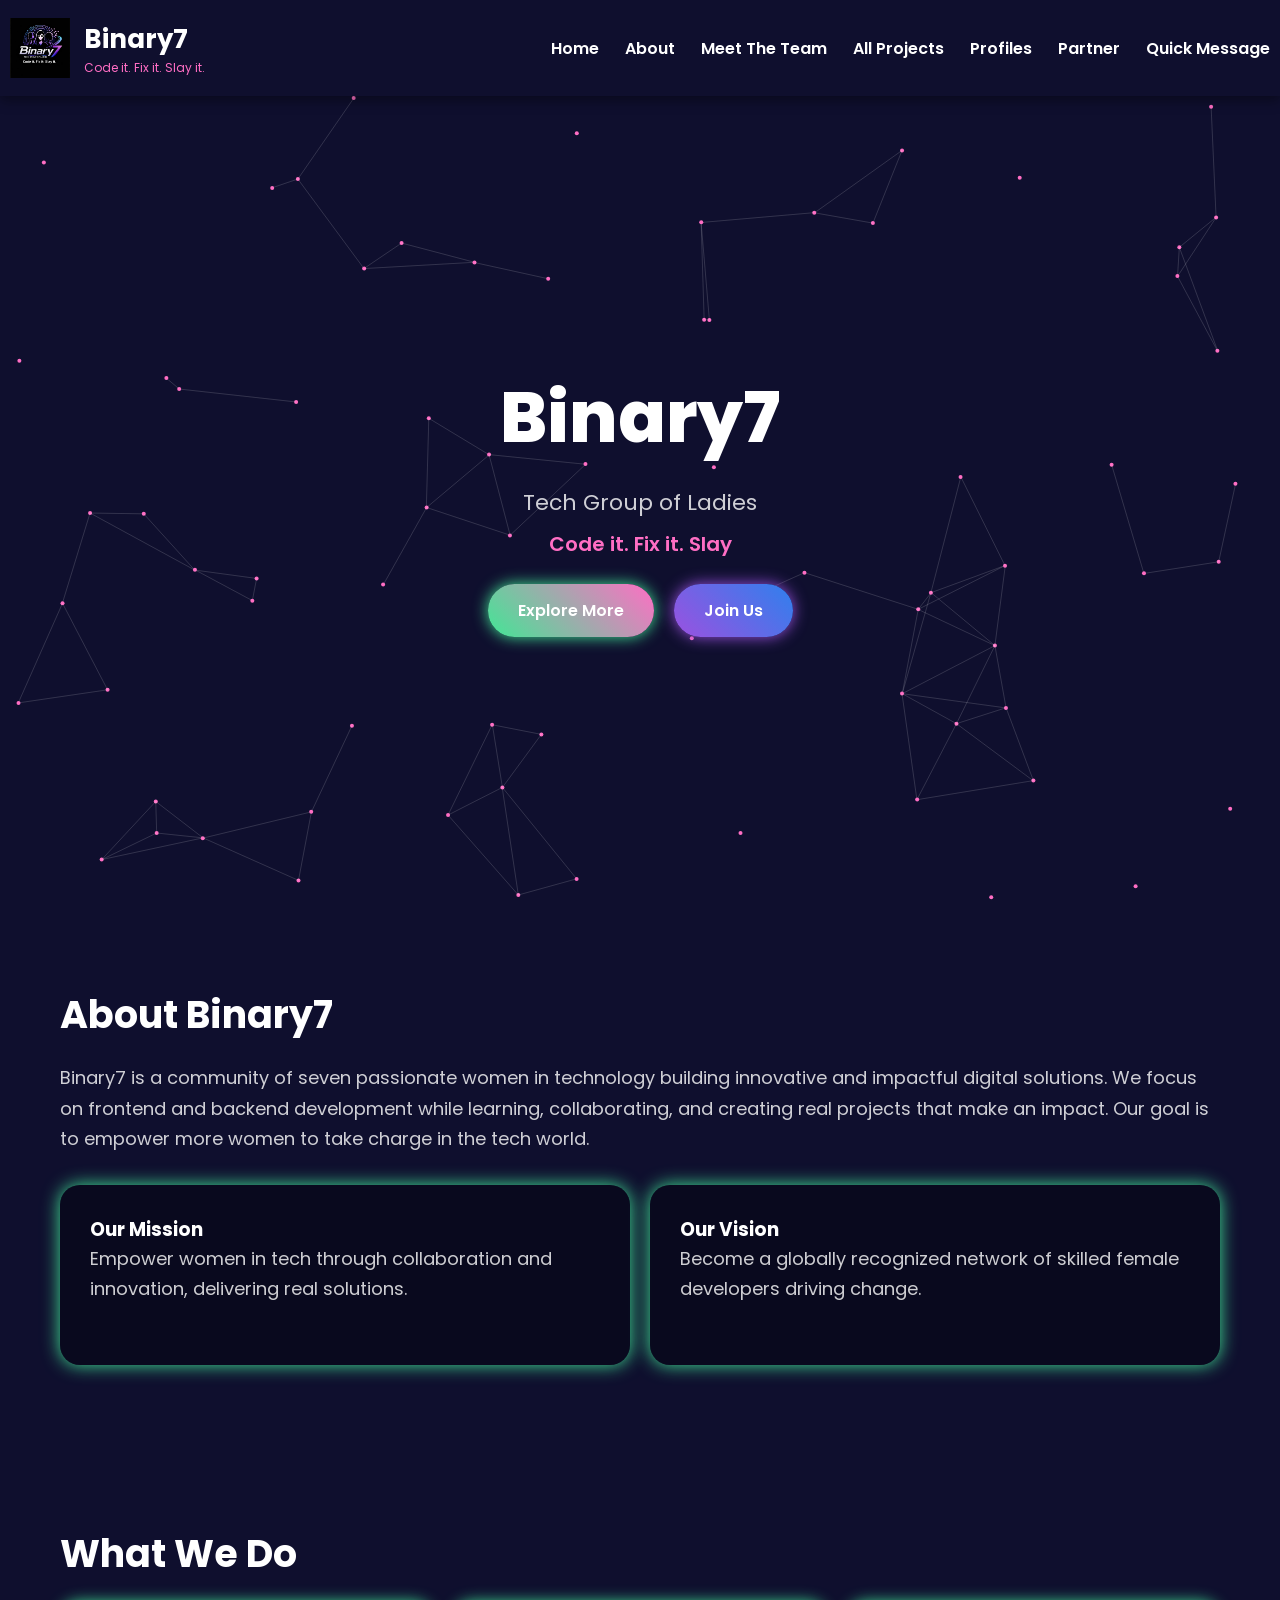
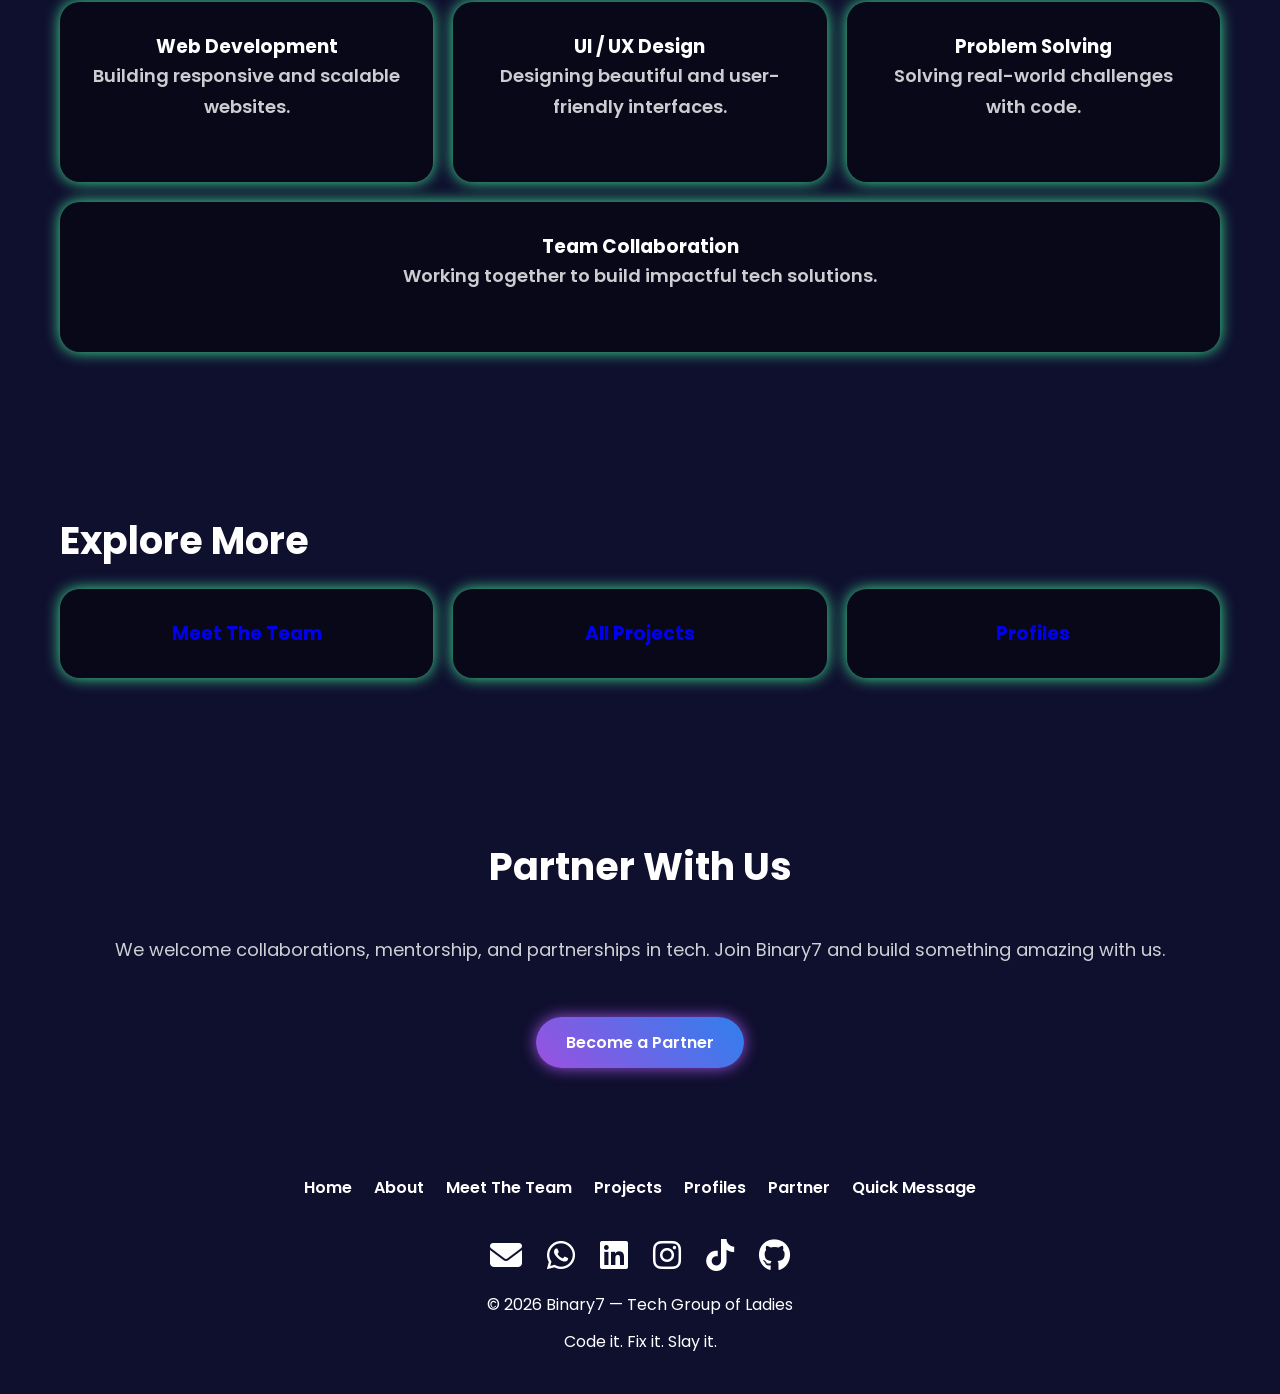
<file: index.html>
<!DOCTYPE html>
<html lang="en">

<head>
<meta charset="UTF-8">
<meta name="viewport" content="width=device-width, initial-scale=1.0">

<title>Binary7 | Code it. Fix it. Slay it.</title>
<link rel="icon" type="image/png" href="binary7logo.png">
  
<link rel="stylesheet" href="index.css">

<!-- Google Font -->
<link href="https://fonts.googleapis.com/css2?family=Poppins:wght@300;400;500;600;700&display=swap" rel="stylesheet">

<!-- Font Awesome -->
<link rel="stylesheet"
href="https://cdnjs.cloudflare.com/ajax/libs/font-awesome/6.4.0/css/all.min.css">

</head>


<body>


<!-- NAVBAR -->
<header>

<nav class="navbar">

<div class="logo">

<img src="binary7logo.png" alt="Binary7 Logo">

<div class="logo-text">
<h2>Binary7</h2>
<p class="motto-small">Code it. Fix it. Slay it.</p>
</div>

</div>


<ul class="nav-links">

<li><a href="#home">Home</a></li>

<li><a href="#about">About</a></li>

<li><a href="team.html">Meet The Team</a></li>

<li><a href="projects.html">All Projects</a></li>

<li><a href="profiles.html">Profiles</a></li>

<li><a href="#partner">Partner</a></li>

<li><a href="contact.html">Quick Message</a></li>

</ul>


<div class="hamburger" id="hamburger">

<span></span>
<span></span>
<span></span>

</div>

</nav>

</header>



<!-- HERO -->
<section class="hero" id="home">

<!-- animated network background -->
<canvas id="network-bg"></canvas>

<!-- floating shapes -->
<div class="floating-shapes"></div>


<h1 class="hero-title">Binary7</h1>

<p class="tagline">Tech Group of Ladies</p>

<h3 class="motto">
<span id="motto"></span>
</h3>


<div class="hero-buttons">

<a href="#about" class="btn">Explore More</a>

<a href="contact.html" class="btn btn-secondary">Join Us</a>

</div>

</section>



<!-- ABOUT -->
<section class="section" id="about">

<h2>About Binary7</h2>

<p>
Binary7 is a community of seven passionate women in technology building
innovative and impactful digital solutions. We focus on frontend and backend
development while learning, collaborating, and creating real projects that
make an impact. Our goal is to empower more women to take charge in the tech world.
</p>


<div class="mission-vision">

<div class="box">

<h3>Our Mission</h3>

<p>
Empower women in tech through collaboration and innovation,
delivering real solutions.
</p>

</div>


<div class="box">

<h3>Our Vision</h3>

<p>
Become a globally recognized network of skilled female
developers driving change.
</p>

</div>

</div>

</section>



<!-- WHAT WE DO -->

<section class="section dark" id="what-we-do">
  <h2>What We Do</h2>
  <div class="cards">
    <div class="card">
      <h3>Web Development</h3>
      <p>Building responsive and scalable websites.</p>
    </div>

    <div class="card">
      <h3>UI / UX Design</h3>
      <p>Designing beautiful and user-friendly interfaces.</p>
    </div>

    <div class="card">
      <h3>Problem Solving</h3>
      <p>Solving real-world challenges with code.</p>
    </div>

    <div class="card team-collab">
      <h3>Team Collaboration</h3>
      <p>Working together to build impactful tech solutions.</p>
    </div>
  </div>
</section>




<!-- EXPLORE MORE -->
<section class="section" id="explore-more">

<h2>Explore More</h2>

<div class="cards">

<a href="team.html" class="card">
<h3>Meet The Team</h3>
</a>


<a href="projects.html" class="card">
<h3>All Projects</h3>
</a>


<a href="profiles.html" class="card">
<h3>Profiles</h3>
</a>

</div>

</section>



<!-- PARTNER  -->
<section class="section dark" id="partner">

<h2>Partner With Us</h2>

<p>
We welcome collaborations, mentorship, and partnerships in tech.
Join Binary7 and build something amazing with us.
</p>


<div class="partner-btn">

<a href="contact.html" class="btn btn-secondary">
Become a Partner
</a>

</div>

</section>




<!-- FOOTER  -->
<footer>

<div class="footer-links">

<a href="#home">Home</a>
<a href="#about">About</a>
<a href="team.html">Meet The Team</a>
<a href="projects.html">Projects</a>
<a href="profiles.html">Profiles</a>
<a href="#partner">Partner</a>
<a href="contact.html">Quick Message</a>

</div>



<div class="footer-social">

<a href="mailto:binary7coders@gmail.com">
<i class="fa-solid fa-envelope"></i>
</a>

<a href="https://wa.me/qr/BYS5XMZLQRIJO1" target="_blank">
<i class="fa-brands fa-whatsapp"></i>
</a>

<a href="https://www.linkedin.com/posts/binary8_binary8-womenintech-innovation-activity-7432585303149797377-0gck" target="_blank">
<i class="fa-brands fa-linkedin"></i>
</a>

<a href="https://www.instagram.com/binar7308" target="_blank">
<i class="fa-brands fa-instagram"></i>
</a>

<a href="https://www.tiktok.com/@binary7536" target="_blank">
<i class="fa-brands fa-tiktok"></i>
</a>

<a href="https://github.com/binary7" target="_blank">
<i class="fa-brands fa-github"></i>
</a>

</div>


<p class="copyright">
© 2026 Binary7 — Tech Group of Ladies
</p>

<p class="footer-motto">
Code it. Fix it. Slay it.
</p>

</footer>



<script src="index.js"></script>

</body>
</html>
</file>
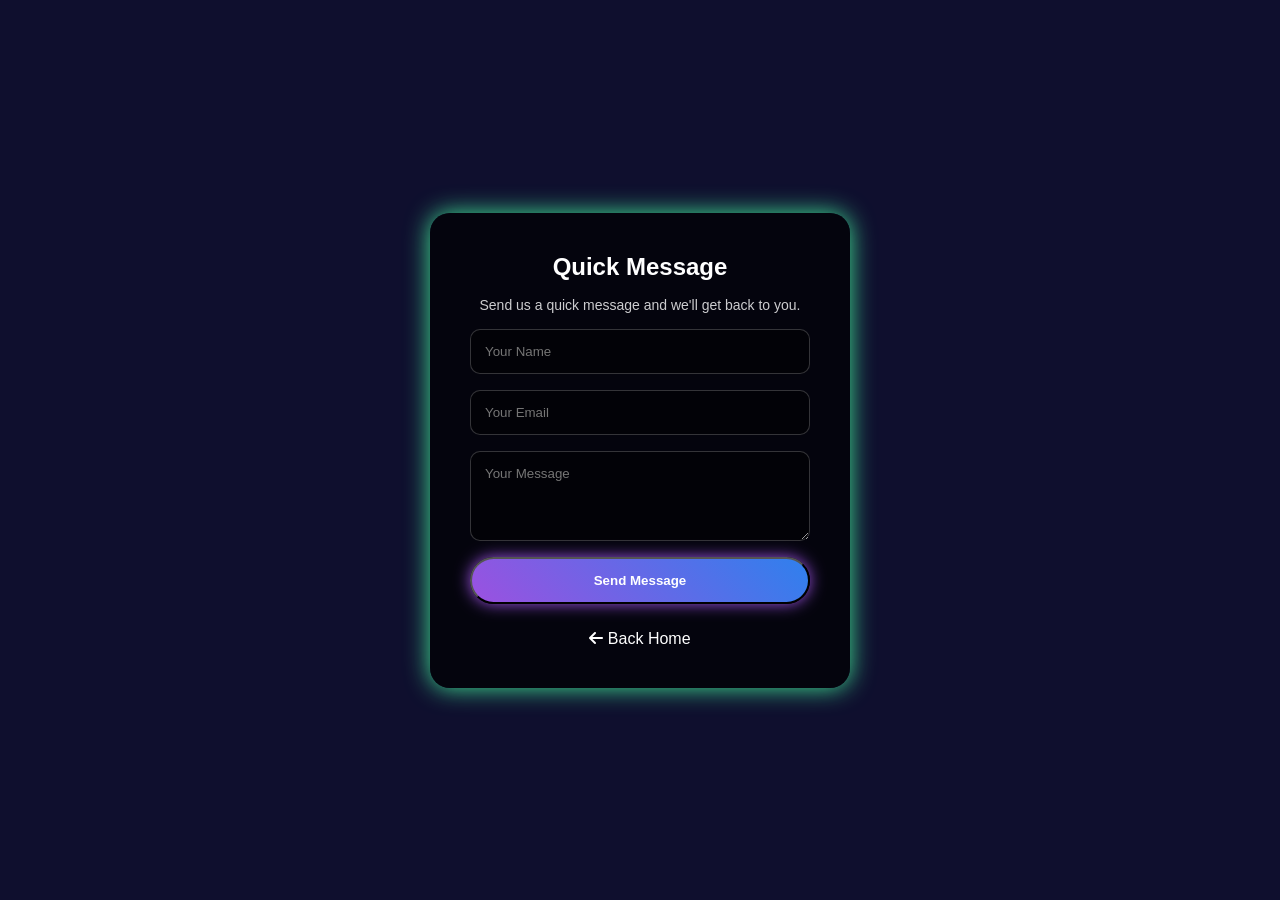
<file: contact.html>
<!DOCTYPE html>
<html lang="en">

<head>

<meta charset="UTF-8">
<meta name="viewport" content="width=device-width, initial-scale=1.0">

<title>Quick Message | Binary7</title>

<link rel="stylesheet" href="index.css">

<link rel="stylesheet"
href="https://cdnjs.cloudflare.com/ajax/libs/font-awesome/6.4.0/css/all.min.css">

</head>


<body>


<!-- NETWORK BACKGROUND -->
<canvas id="network-bg"></canvas>

<div class="floating-shapes"></div>



<!-- QUICK MESSAGE FORM -->
<div class="quick-form-container">

<form class="quick-form">

<h2>Quick Message</h2>

<p class="quick-subtext">
Send us a quick message and we'll get back to you.
</p>


<input type="text" placeholder="Your Name" required>


<input type="email" placeholder="Your Email" required>


<textarea rows="4" placeholder="Your Message" required></textarea>


<button type="submit" class="btn btn-secondary">
Send Message
</button>


<a class="back-home" onclick="window.location.replace('index.html')">
<i class="fa-solid fa-arrow-left"></i> Back Home
</a>

</form>

</div>



<script src="index.js"></script>

</body>

</html>
</file>
<file: index.css>
/* ROOT VARIABLES */
:root {
  --black-bg: #0f0f2e;
  --neon-pink: #ff6ec4;
  --neon-blue: #2f80ed;
  --neon-purple: #9b51e0;
  --white-trans: rgba(255,255,255,0.8);
}

/* GLOBAL */
* {
  margin: 0;
  padding: 0;
  box-sizing: border-box;
  font-family: 'Poppins', sans-serif;
  scroll-behavior: smooth;
}

body {
  background: var(--black-bg);
  color: white;
  overflow-x: hidden;
  min-height: 100%;
}

html {
  height: 100%;
  overflow-x: hidden;
}

/* NETWORK BACKGROUND */
#network-bg {
  position: fixed;
  top: 0;
  left: 0;
  width: 100%;
  height: 100%;
  z-index: -2;
  pointer-events: none;
}

.floating-shapes {
  position: fixed;
  top: 0;
  left: 0;
  width: 100%;
  height: 100%;
  pointer-events: none;
  z-index: -1;
}

/* NAVBAR */
header {
  position: sticky;
  top: 0;
  z-index: 10000;
}

.navbar {
  display: flex;
  align-items: center;
  justify-content: space-between;
  padding: 18px 10px;
  background: var(--black-bg);
  box-shadow: 0 4px 12px rgba(0,0,0,0.4);
}

/* LOGO */
.logo {
  display: flex;
  align-items: center;
  gap: 14px;
}

.logo img {
  width: 60px;
  height: 60px;
}

.logo-text h2 {
  font-size: 26px;
  font-weight: 700;
}

.logo-text .motto-small {
  font-size: 12px;
  color: var(--neon-pink);
}

/* NAV LINKS */
.nav-links {
  display: flex;
  gap: 26px;
  list-style: none;
}

.nav-links a {
  color: white;
  text-decoration: none;
  font-weight: 600;
  transition: 0.3s;
  position: relative;
  z-index: 1;
}

.nav-links a:hover {
  color: var(--neon-pink);
  text-shadow: 0 0 8px var(--neon-pink);
}

/* HAMBURGER */
.hamburger {
  display: none;
  flex-direction: column;
  gap: 5px;
  cursor: pointer;
  z-index: 10001;
}

.hamburger span {
  width: 25px;
  height: 3px;
  background: white;
  transition: 0.3s;
}

/* Hamburger X animation */
.hamburger.active span:nth-child(1) {
  transform: rotate(45deg) translate(5px, 5px);
}

.hamburger.active span:nth-child(2) {
  opacity: 0;
}

.hamburger.active span:nth-child(3) {
  transform: rotate(-45deg) translate(5px, -5px);
}

/* HERO */
.hero {
  min-height: 90vh;
  display: flex;
  flex-direction: column;
  justify-content: center;
  align-items: center;
  text-align: center;
  position: relative;
  padding: 40px;
  overflow: hidden;
  z-index: 1;
}

.hero h1.hero-title {
  font-size: 70px;
  font-weight: 800;
  margin-bottom: 15px;
  transition: 0.3s;
}

.hero h1.hero-title:hover {
  color: var(--neon-pink);
  text-shadow: 0 0 20px var(--neon-pink);
}

.tagline {
  font-size: 22px;
  color: var(--white-trans);
  margin-bottom: 10px;
}

#motto {
  color: var(--neon-pink);
  font-weight: 600;
  font-size: 20px;
}

/* HERO BUTTONS */
.hero-buttons {
  display: flex;
  gap: 20px;
  margin-top: 25px;
  flex-wrap: wrap;
  justify-content: center;
  z-index: 1;
}

.btn {
  padding: 14px 30px;
  border-radius: 50px;
  font-weight: 600;
  text-decoration: none;
  color: white;
  background: linear-gradient(45deg,#42e695,#ff6ec4);
  box-shadow: 0 0 15px #42e695;
  transition: 0.3s;
  position: relative;
  z-index: 1;
}

.btn:hover {
  transform: scale(1.05);
  box-shadow: 0 0 25px #ff6ec4;
}

.btn-secondary {
  background: linear-gradient(45deg,#9b51e0,#2f80ed);
  box-shadow: 0 0 15px #9b51e0;
}

/* SECTIONS */
.section {
  padding: 80px 60px;
  position: relative;
  z-index: 1;
}

.section h2 {
  font-size: 38px;
  margin-bottom: 20px;
  display: inline-block;
  transition: 0.3s;
}

.section h2:hover {
  color: var(--neon-pink);
  text-shadow: 0 0 12px var(--neon-pink);
}

.section p {
  font-size: 18px;
  line-height: 1.7;
  color: var(--white-trans);
  margin-bottom: 30px;
}

/* MISSION / VISION */
.mission-vision {
  display: flex;
  gap: 20px;
  flex-wrap: wrap;
}

.box {
  flex: 1 1 250px;
  background: rgba(0,0,0,0.35);
  padding: 30px;
  border-radius: 20px;
  box-shadow: 0 0 18px #42e695;
  transition: 0.3s;
}

.box:hover {
  transform: translateY(-8px);
  box-shadow: 0 0 30px #ff6ec4;
}

/* WHAT WE DO CARDS */
#what-we-do .cards {
  display: flex;
  flex-wrap: wrap;
  gap: 20px;
}

#what-we-do .card {
  flex: 1 1 200px;
  background: rgba(0,0,0,0.45);
  padding: 30px;
  border-radius: 20px;
  text-align: center;
  font-weight: 600;
  cursor: pointer;
  box-shadow: 0 0 15px #42e695;
  transition: 0.3s;
  position: relative;
  z-index: 1;
}

#what-we-do .card.team-collab {
  flex: 1 1 100%;
}

#what-we-do .card:hover {
  transform: translateY(-10px);
  box-shadow: 0 0 30px #ff6ec4;
}

/* EXPLORE MORE CARDS */
#explore-more .cards {
  display: flex;
  gap: 20px;
  flex-wrap: wrap;
}

#explore-more .card {
  flex: 1 1 30%;
  text-decoration: none;
  padding: 30px;
  border-radius: 20px;
  background: rgba(0,0,0,0.45);
  text-align: center;
  box-shadow: 0 0 15px #42e695;
  transition: 0.3s;
  position: relative;
  z-index: 1;
}

#explore-more .card:hover {
  transform: translateY(-10px);
  box-shadow: 0 0 30px #ff6ec4;
}

/* PARTNER SECTION */
#partner {
  display: flex;
  flex-direction: column;
  align-items: center;
  text-align: center;
  gap: 20px;
  z-index: 1;
}

#partner .partner-btn {
  margin-top: 15px;
}

/* SOCIAL ICONS */
.footer-social {
  margin-top: 20px;
  display: flex;
  justify-content: center;
  gap: 25px;
}

.footer-social a {
  font-size: 32px;
  color: white;
  transition: 0.3s;
}

.footer-social a:hover {
  color: var(--neon-pink);
  transform: scale(1.2);
  text-shadow: 0 0 15px var(--neon-pink);
}

/* FOOTER */
footer {
  padding: 40px 60px;
  text-align: center;
  display: flex;
  flex-direction: column;
  gap: 12px;
  z-index: 1;
}

.footer-links {
  display: flex;
  gap: 22px;
  justify-content: center;
  flex-wrap: wrap;
}

.footer-links a {
  color: white;
  text-decoration: none;
  font-weight: 600;
}

.footer-links a:hover {
  color: var(--neon-pink);
}

/* QUICK CONTACT FORM */
.quick-form-container {
  height: 100vh;
  display: flex;
  justify-content: center;
  align-items: center;
  padding: 20px;
}

.quick-form {
  background: rgba(0,0,0,0.7);
  padding: 40px;
  border-radius: 20px;
  width: 90%;
  max-width: 420px;
  box-shadow: 0 0 25px #42e695;
  display: flex;
  flex-direction: column;
  gap: 16px;
}

.quick-form h2 {
  text-align: center;
}

.quick-subtext {
  font-size: 14px;
  text-align: center;
  opacity: 0.8;
}

.quick-form input,
.quick-form textarea {
  padding: 14px;
  border-radius: 10px;
  border: 1px solid rgba(255,255,255,0.2);
  background: rgba(0,0,0,0.5);
  color: white;
  outline: none;
}

.quick-form input:focus,
.quick-form textarea:focus {
  border-color: #ff6ec4;
  box-shadow: 0 0 10px #ff6ec4;
}

.back-home {
  text-align: center;
  margin-top: 10px;
  text-decoration: none;
  color: white;
}

.back-home:hover {
  color: #ff6ec4;
}

/* RESPONSIVE */
@media(max-width:1024px) {
  #what-we-do .card {
    flex: 1 1 48%;
  }
  #what-we-do .card.team-collab {
    flex: 1 1 100%;
  }
}

@media(max-width:768px) {
  .nav-links {
    display:none;
    flex-direction:column;
    position:absolute;
    top:80px;
    right:0;
    background:var(--black-bg);
    width:220px;
    padding:20px;
  }
  .nav-links.active {
    display:flex;
  }
  .hamburger {
    display:flex;
  }
  .mission-vision {
    flex-direction: column;
  }
  #what-we-do .cards,
  #explore-more .cards {
    flex-direction: column;
  }
  #what-we-do .card,
  #explore-more .card {
    flex: 1 1 100%;
  }
}
</file>
